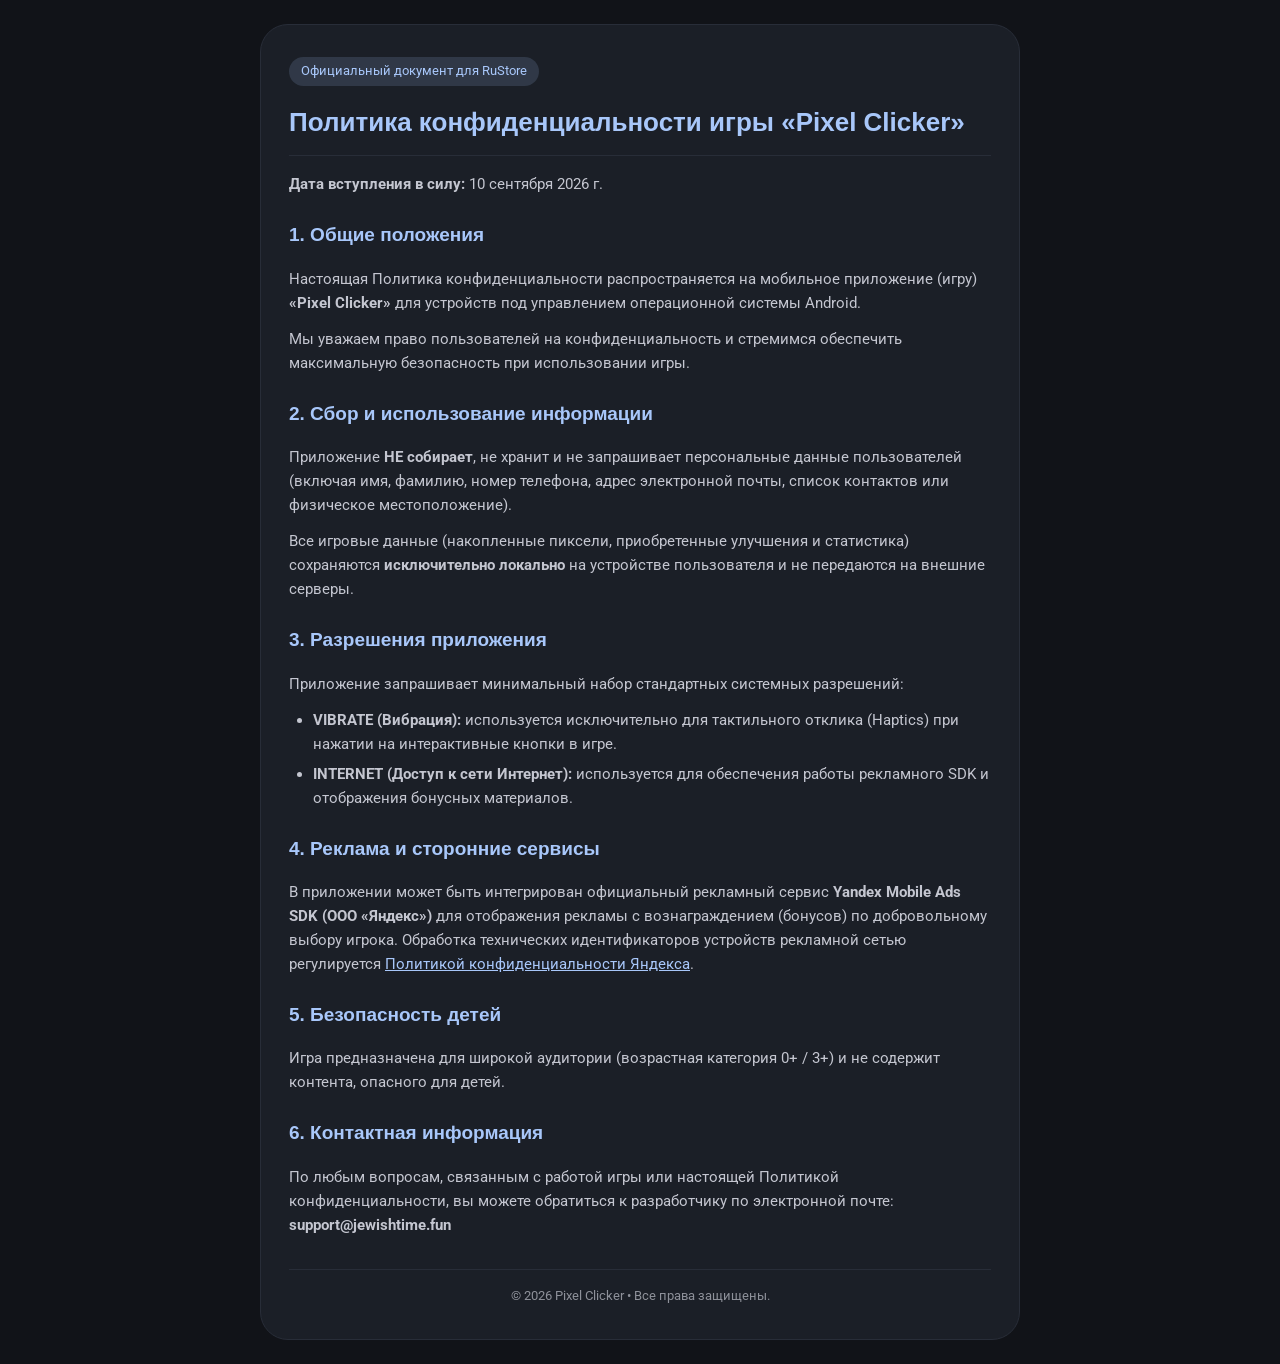
<file: privacy.html>
<!DOCTYPE html>
<html lang="ru" data-theme="dark">
<head>
    <meta charset="UTF-8">
    <meta name="viewport" content="width=device-width, initial-scale=1.0">
    <title>Политика конфиденциальности — Pixel Clicker</title>
    <link rel="icon" type="image/svg+xml" href="favicon.svg">
    <link rel="preconnect" href="https://fonts.googleapis.com">
    <link rel="preconnect" href="https://fonts.gstatic.com" crossorigin>
    <link href="https://fonts.googleapis.com/css2?family=Google+Sans:wght@400;500;700&family=Roboto:wght@400;500&display=swap" rel="stylesheet">
    <style>
        * { box-sizing: border-box; margin: 0; padding: 0; }
        body {
            font-family: 'Roboto', sans-serif;
            background-color: #111318;
            color: #e2e2e9;
            line-height: 1.6;
            padding: 24px 16px;
            display: flex;
            justify-content: center;
        }
        .container {
            max-width: 760px;
            width: 100%;
            background: #1b1f27;
            border-radius: 28px;
            padding: 32px 28px;
            border: 1px solid #282d38;
        }
        h1, h2 {
            font-family: 'Google Sans', sans-serif;
            color: #a8c7fa;
            margin-bottom: 16px;
        }
        h1 { font-size: 26px; border-bottom: 1px solid #282d38; padding-bottom: 12px; }
        h2 { font-size: 19px; margin-top: 24px; }
        p { margin-bottom: 12px; color: #c4c6d0; font-size: 15px; }
        ul { margin-left: 24px; margin-bottom: 16px; color: #c4c6d0; font-size: 15px; }
        li { margin-bottom: 6px; }
        .badge {
            display: inline-block;
            background: rgba(168, 199, 250, 0.15);
            color: #a8c7fa;
            padding: 4px 12px;
            border-radius: 999px;
            font-size: 13px;
            margin-bottom: 16px;
        }
        .footer {
            margin-top: 32px;
            font-size: 13px;
            color: #8e919a;
            text-align: center;
            border-top: 1px solid #282d38;
            padding-top: 16px;
        }
    </style>
</head>
<body>
    <div class="container">
        <span class="badge">Официальный документ для RuStore</span>
        <h1>Политика конфиденциальности игры «Pixel Clicker»</h1>
        <p><strong>Дата вступления в силу:</strong> 10 сентября 2026 г.</p>

        <h2>1. Общие положения</h2>
        <p>Настоящая Политика конфиденциальности распространяется на мобильное приложение (игру) <strong>«Pixel Clicker»</strong> для устройств под управлением операционной системы Android.</p>
        <p>Мы уважаем право пользователей на конфиденциальность и стремимся обеспечить максимальную безопасность при использовании игры.</p>

        <h2>2. Сбор и использование информации</h2>
        <p>Приложение <strong>НЕ собирает</strong>, не хранит и не запрашивает персональные данные пользователей (включая имя, фамилию, номер телефона, адрес электронной почты, список контактов или физическое местоположение).</p>
        <p>Все игровые данные (накопленные пиксели, приобретенные улучшения и статистика) сохраняются <strong>исключительно локально</strong> на устройстве пользователя и не передаются на внешние серверы.</p>

        <h2>3. Разрешения приложения</h2>
        <p>Приложение запрашивает минимальный набор стандартных системных разрешений:</p>
        <ul>
            <li><strong>VIBRATE (Вибрация):</strong> используется исключительно для тактильного отклика (Haptics) при нажатии на интерактивные кнопки в игре.</li>
            <li><strong>INTERNET (Доступ к сети Интернет):</strong> используется для обеспечения работы рекламного SDK и отображения бонусных материалов.</li>
        </ul>

        <h2>4. Реклама и сторонние сервисы</h2>
        <p>В приложении может быть интегрирован официальный рекламный сервис <strong>Yandex Mobile Ads SDK (ООО «Яндекс»)</strong> для отображения рекламы с вознаграждением (бонусов) по добровольному выбору игрока. Обработка технических идентификаторов устройств рекламной сетью регулируется <a href="https://yandex.ru/legal/confidential/" style="color: #a8c7fa;" target="_blank">Политикой конфиденциальности Яндекса</a>.</p>

        <h2>5. Безопасность детей</h2>
        <p>Игра предназначена для широкой аудитории (возрастная категория 0+ / 3+) и не содержит контента, опасного для детей.</p>

        <h2>6. Контактная информация</h2>
        <p>По любым вопросам, связанным с работой игры или настоящей Политикой конфиденциальности, вы можете обратиться к разработчику по электронной почте: <strong>support@jewishtime.fun</strong></p>

        <div class="footer">
            © 2026 Pixel Clicker • Все права защищены.
        </div>
    </div>
</body>
</html>
</file>
